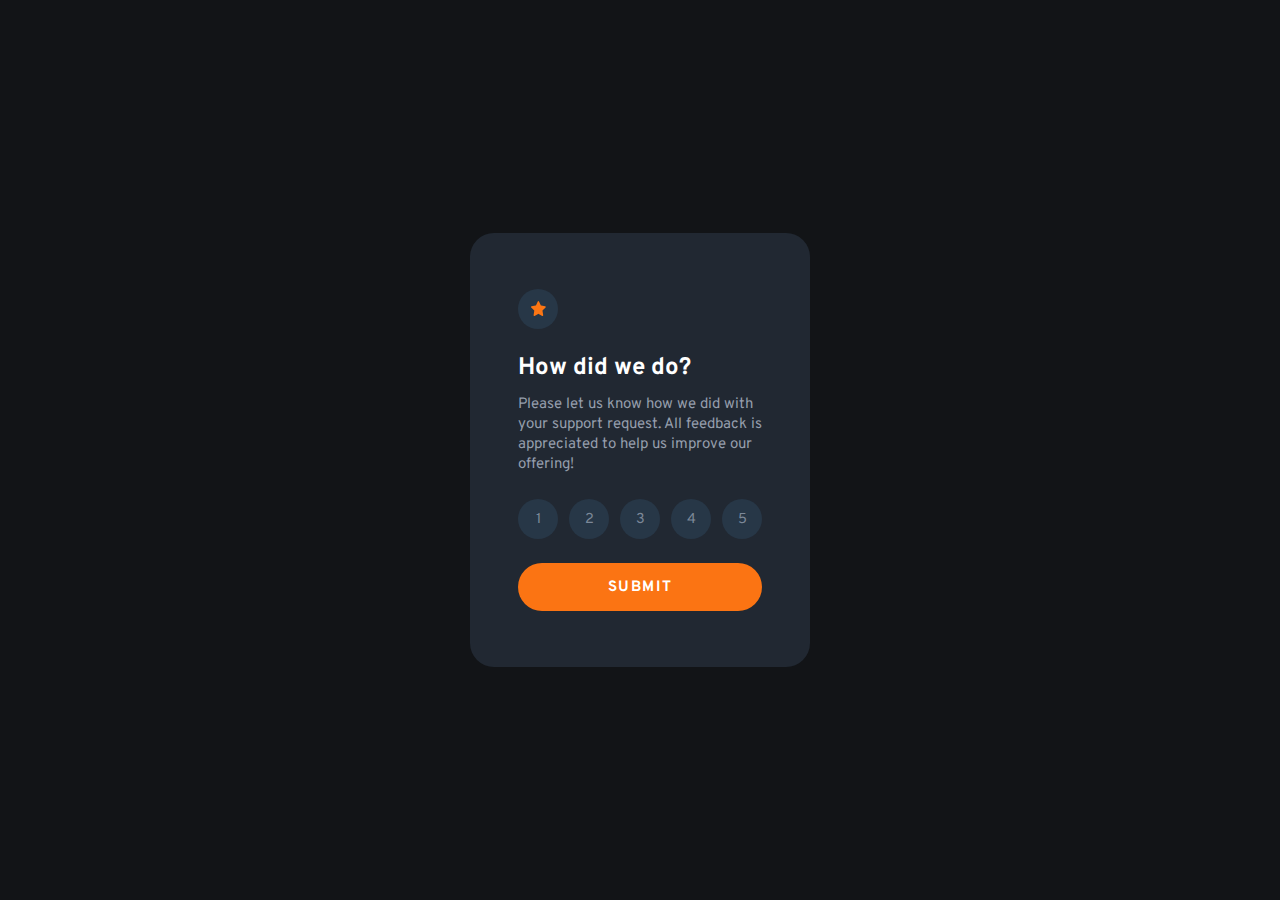
<file: interactive-rating-component/index.html>
<!DOCTYPE html>
<html lang="en">
<head>
    <meta charset="UTF-8">
    <meta http-equiv="X-UA-Compatible" content="IE=edge">
    <meta name="viewport" content="width=device-width, initial-scale=1.0">    
    <link rel="stylesheet" href="style.css">
    <title>Interactive Rating</title>
</head>
<body>
    <main>
        <div class="rating-card">
            <div class="star">
                <img src="images/icon-star.svg" alt="star" width="15px" height="15">
            </div>
            <div class="text">
                <h2>How did we do? </h2>
                <p>Please let us know how we did with your support request. All feedback is appreciated to help us improve our offering!</p>
            </div>

            <div class="ratings">
                <div class="rate-btn">
                    <button class="btn btn-primary">1</button>
                </div>
                <div class="rate-btn">
                    <button class="btn btn-primary">2</button>
                </div>
                <div class="rate-btn">
                    <button class="btn btn-primary">3</button>
                </div>
                <div class="rate-btn">
                    <button class="btn btn-primary">4</button>
                </div>
                <div class="rate-btn">
                    <button class="btn btn-primary">5</button>
                </div>                     
            </div>
            <div class="submit-btn">        
                <button class="btn-full"><strong>Submit</strong></button>
                <p class="error hidden">You have to give a rating!</p>
            </div>
        </div>
        <div class="thank-you-card card hidden"></div>
    </main>
    <script src="script.js"></script>
</body>
</html>
</file>
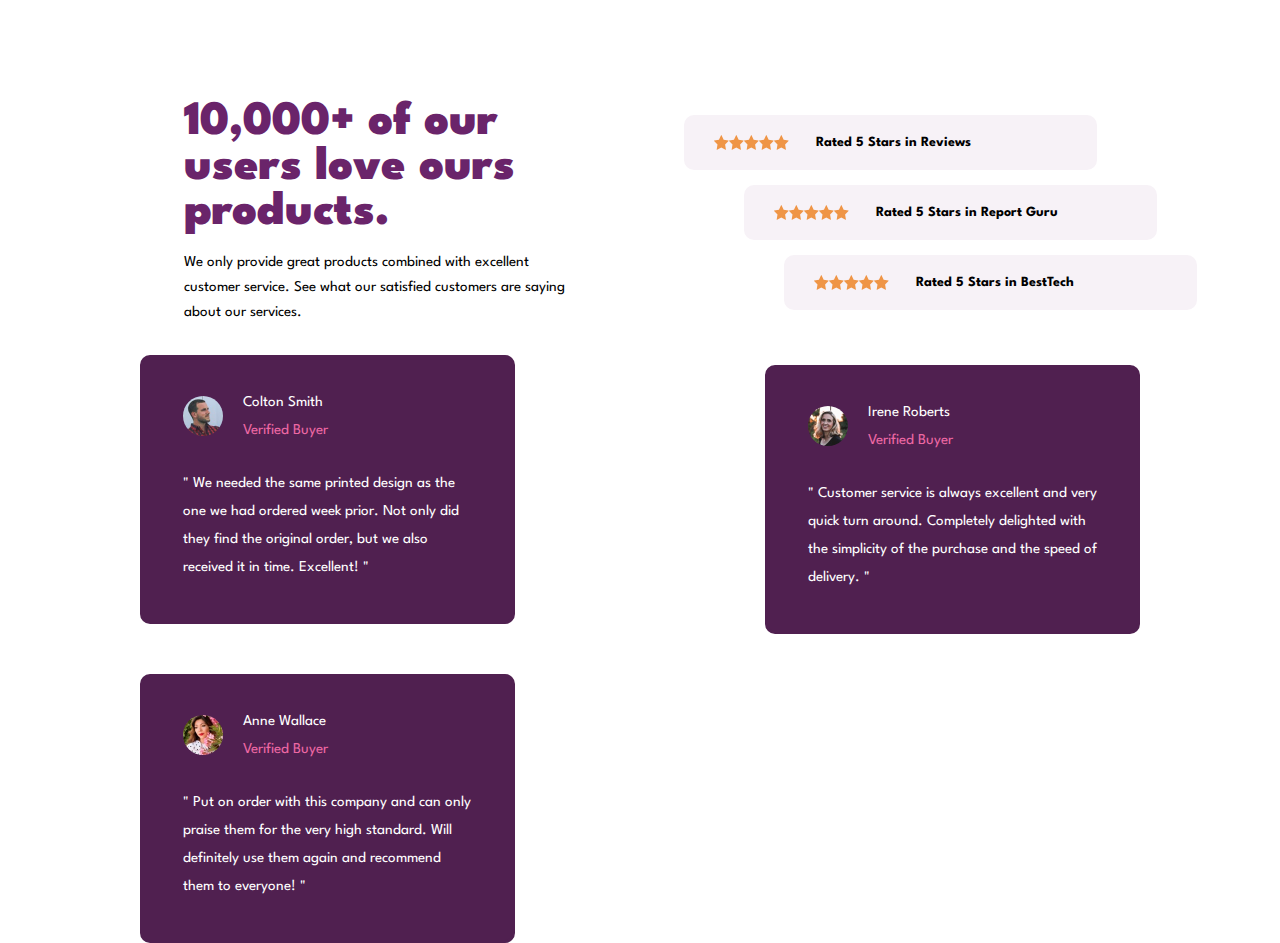
<file: Social Proof Section/index.html>
<!DOCTYPE html>
<html lang="en">
<head>
    <meta charset="UTF-8">
    <meta http-equiv="X-UA-Compatible" content="IE=edge">
    <meta name="viewport" content="width=device-width, initial-scale=1.0">
    <link href="https://fonts.googleapis.com/css2?family=Spartan:wght@400;500;700&display=swap" rel="stylesheet">
    <title>Social Proof Section</title>
    <link rel="stylesheet" href="style.css">
</head>
<body>
    <header class="container">
        <div class="content">
            <div>
                <h1>
                    <b>
                        10,000+ of our users love ours products.
                    </b> 
                </h1>
                <p>
                    We only provide  great products combined with excellent customer service. See what our satisfied customers are saying about our services.            
                </p>
            </div>
        </div>
        <div class="content2" >
            <div class="rate one">
                <div class="stars">                
                <img src="images/icon-star.svg" alt="star" height="15" width="15" />
                <img src="images/icon-star.svg" alt="star" height="15" width="15" />
                <img src="images/icon-star.svg" alt="star" height="15" width="15" />
                <img src="images/icon-star.svg" alt="star" height="15" width="15" />
                <img src="images/icon-star.svg" alt="star" height="15" width="15" />
                </div>                
                <h4>Rated 5 Stars in Reviews</h4>
            </div>
            <div class="rate two">
                <div class="stars">                
                    <img src="images/icon-star.svg" alt="star" height="15" width="15" />
                    <img src="images/icon-star.svg" alt="star" height="15" width="15" />
                    <img src="images/icon-star.svg" alt="star" height="15" width="15" />
                    <img src="images/icon-star.svg" alt="star" height="15" width="15" />
                    <img src="images/icon-star.svg" alt="star" height="15" width="15" />
                </div>
                <h4>Rated 5 Stars in Report Guru</h4>
            </div>
            <div class="rate three">
                <div class="stars">                
                    <img src="images/icon-star.svg" alt="star" height="15" width="15" />
                    <img src="images/icon-star.svg" alt="star" height="15" width="15" />
                    <img src="images/icon-star.svg" alt="star" height="15" width="15" />
                    <img src="images/icon-star.svg" alt="star" height="15" width="15" />
                    <img src="images/icon-star.svg" alt="star" height="15" width="15" />
                </div>
                <h4>Rated 5 Stars in BestTech</h4>
            </div>
        </div>
    </header>
    <main class="comment">
        <div class="card ">
            <div class="avatar">
                <img src="images/image-colton.jpg" alt="star" height="40" width="40" />
                <div class="title">
                    <span>Colton Smith</span>
                    <span class="buyer">Verified Buyer<span>
                </div>      
            </div>
            <p>
                " We needed the same printed design as the one we had ordered week prior. Not only did they find the original order, but we also received it in time. Excellent! "
            </p>

        </div>
        <div class="card irene">
            <div class="avatar">
                <img src="images/image-irene.jpg" alt="star" height="40" width="40" />
                <div class="title">
                    <span>Irene Roberts</span>
                    <span class="buyer">Verified Buyer<span>
                </div>      
            </div>
            <p>
                " Customer service is always excellent and very quick turn around. Completely delighted with the simplicity of the purchase and the speed of delivery. "
            </p>
        </div>

        <div class="card anne">
            <div class="avatar">
                <img src="images/image-anne.jpg" alt="star" height="40" width="40" />
                <div class="title">
                    <span>Anne Wallace</span>
                    <span class="buyer">Verified Buyer<span>
                </div>      
            </div>
            <p>
                " Put on order with this company and can only praise them for the very high standard. Will definitely use them again and recommend them to everyone! "
            </p>
        </div>
    </main>
    
</body>
</html>
</file>
<file: interactive-rating-component/style.css>
@import url('https://fonts.googleapis.com/css2?family=Overpass&display=swap');

:root {
    /* primary */
    --orange: hsl(25, 97%, 53%);
    --btn-light: rgb(39, 55, 71);
  
    /* neutral */
  
    --main-bg: hsl(216, 12%, 8%);
    --card-bg: rgb(33, 40, 50);
    --light-grey: rgb(124, 136, 152);
    --medium-grey: hsl(216, 12%, 54%);
  }

*{
    margin: 0;
    padding: 0;
    box-sizing: border-box;
    font-family: "Overpass", sans-serif;
}

body {    
    height:100vh;
    width: 100%;
    display: flex;
    justify-content: center;
    align-items: center;
    background-color: var(--main-bg);
    
}

main {
    max-width: 340px;   
    color: hsl(217, 12%, 63%);
    border-radius: 1.5rem;
    padding: 1.5rem;
    background-color: var(--card-bg);
}

.hidden {
    display: none;
}
.rating-card {
    padding: 2rem 1.5rem;
  }

.thank-you-card {
    padding: 2rem 1.5rem;
    text-align: center;
}

.star {
    display:flex;
    align-items: center;
    justify-content: center;
    height: 40px;
    width: 40px;
    border-radius: 50%;
    background-color: var(--btn-light);
       
}
h2{
    color: white;
    margin-top: 1.5rem;
}

div > p {
    margin-top: 0.8rem;
    font-size: 15px;
    line-height: 20px;
}

.ratings {
    display: flex;
    justify-content: space-between;  
    padding-top: 1.5rem;  
}

.btn {
    display: flex;
    justify-content: center;
    align-items: center;
    width: 40px;
    font-size: 0.9rem;
    height: 40px;
    border-radius: 50%;
    outline: 0;
    border: 0;
}

.rate-btns {
    margin: 1.5rem 0;
    display: flex;
    width: 100%;
    justify-content: space-between;

}

.btn,
.btn-full {
    transition: all 0.3s;
    font-family: inherit;
    cursor: pointer;
}

.btn-primary {
    background-color:var(--btn-light);
    color: var(--light-grey);
}

.btn.active {
    background-color: var(--light-grey);
    color: white;
}

.btn-full {
    padding: 0.7rem 0; 
    margin-top: 1.5rem;
    width: 100%;
    height: 3rem;
    border: 0;
    border-radius: 4rem;
    background-color:var(--orange);
    color: white;
    text-transform: uppercase;
    font-size: 15px;
    letter-spacing: 0.1rem;    
}

.btn:hover:not(.active){
    background-color: var(--orange);
    color: white;    
}

.btn-full:hover {
    background-color: white;
    color: var(--orange);
}
</file>
<file: Social Proof Section/style.css>
*{    
    padding: 0;
    margin: 0;
    box-sizing: border-box;
    font-family: 'Spartan', serif;
}

body{
    font-size: 15px;
}

header{
    display:flex;            
    justify-content:center;
    padding: 100px 140px 20px;         
}
.content {
    width: 50%;        
}

h1 {
    width: 70%;
    font-size: 48px;
    color: hsl(300, 49%, 28%);
    
            
}
.content div p {
    margin: 0px;
    line-height: 25px;
    width: 80%;
    margin-top: 15px;
}
.rate {
    display: flex;  
    align-items: center;     
    background-color:hsl(300, 24%, 96%);
    padding: 20px 20px 20px 30px;
    margin-top: 15px;
    margin-bottom: 15px;
    border-radius: 10px;
    width: 100%;
    font-size: 14px;
}

.stars {    
    display: flex;    
    justify-content: space-between;
    width: 20%;
    margin-right: 30px;
}

.two {
    margin-left: 60px;
}

.three {
    margin-left: 100px;
}

main {
    display: flex;
    justify-content: space-between;
    align-items: center;
    flex-wrap: wrap;
    padding: 0px 140px;
    
}

.card {       
    width: 375px;
    line-height: 28px;
    border: hsl(300, 43%, 22%) solid;
    border-radius: 10px;
    background-color: hsl(300, 43%, 22%);
    color: hsl(0, 0%, 100%);
    padding: 20px 20px;    
}

.avatar {
    display: flex;    
    align-items: center;
    margin: 5px 20px;
}

.avatar > img {
    border-radius: 50%;
    
}
.avatar .title {
    display: inline-flex;
    flex-direction: column;    
    margin: 5px 20px;   
}

.avatar .buyer {
    color: hsl(333, 80%, 67%);
}

p {
    margin: 20px;
}

.irene {
    margin-top: 20px;
}

.anne {
    margin-top: 40px;
}

@media (max-width: 1024px) {    
    header{
        flex-direction: column;
    }
    .content,
    .content p{ 
        width: 100%;  
        text-align: center;           
    }
    h1{
        width: 100%;
    }
    .rate{
        flex-direction: column;
        text-align: center;
    }
    .two,
    .three {
        margin-left: 0px;
    }
    .stars {
        margin-right: 0px;
        margin-bottom: 8px;
    }
    main{
        flex-direction: column;
    }

    .card{
        width: 100%;
    }
    .anne{
        margin-top: 50px;
    }    
}

@media (max-width: 552px){
    header,
    main{
        padding: 60px 30px;
    }    
    main{
        margin-top: -80px;
    }
    .card{
        margin-top: 20px;        
    }
   
    h1{
        font-size: 32px;
    }
}
</file>
